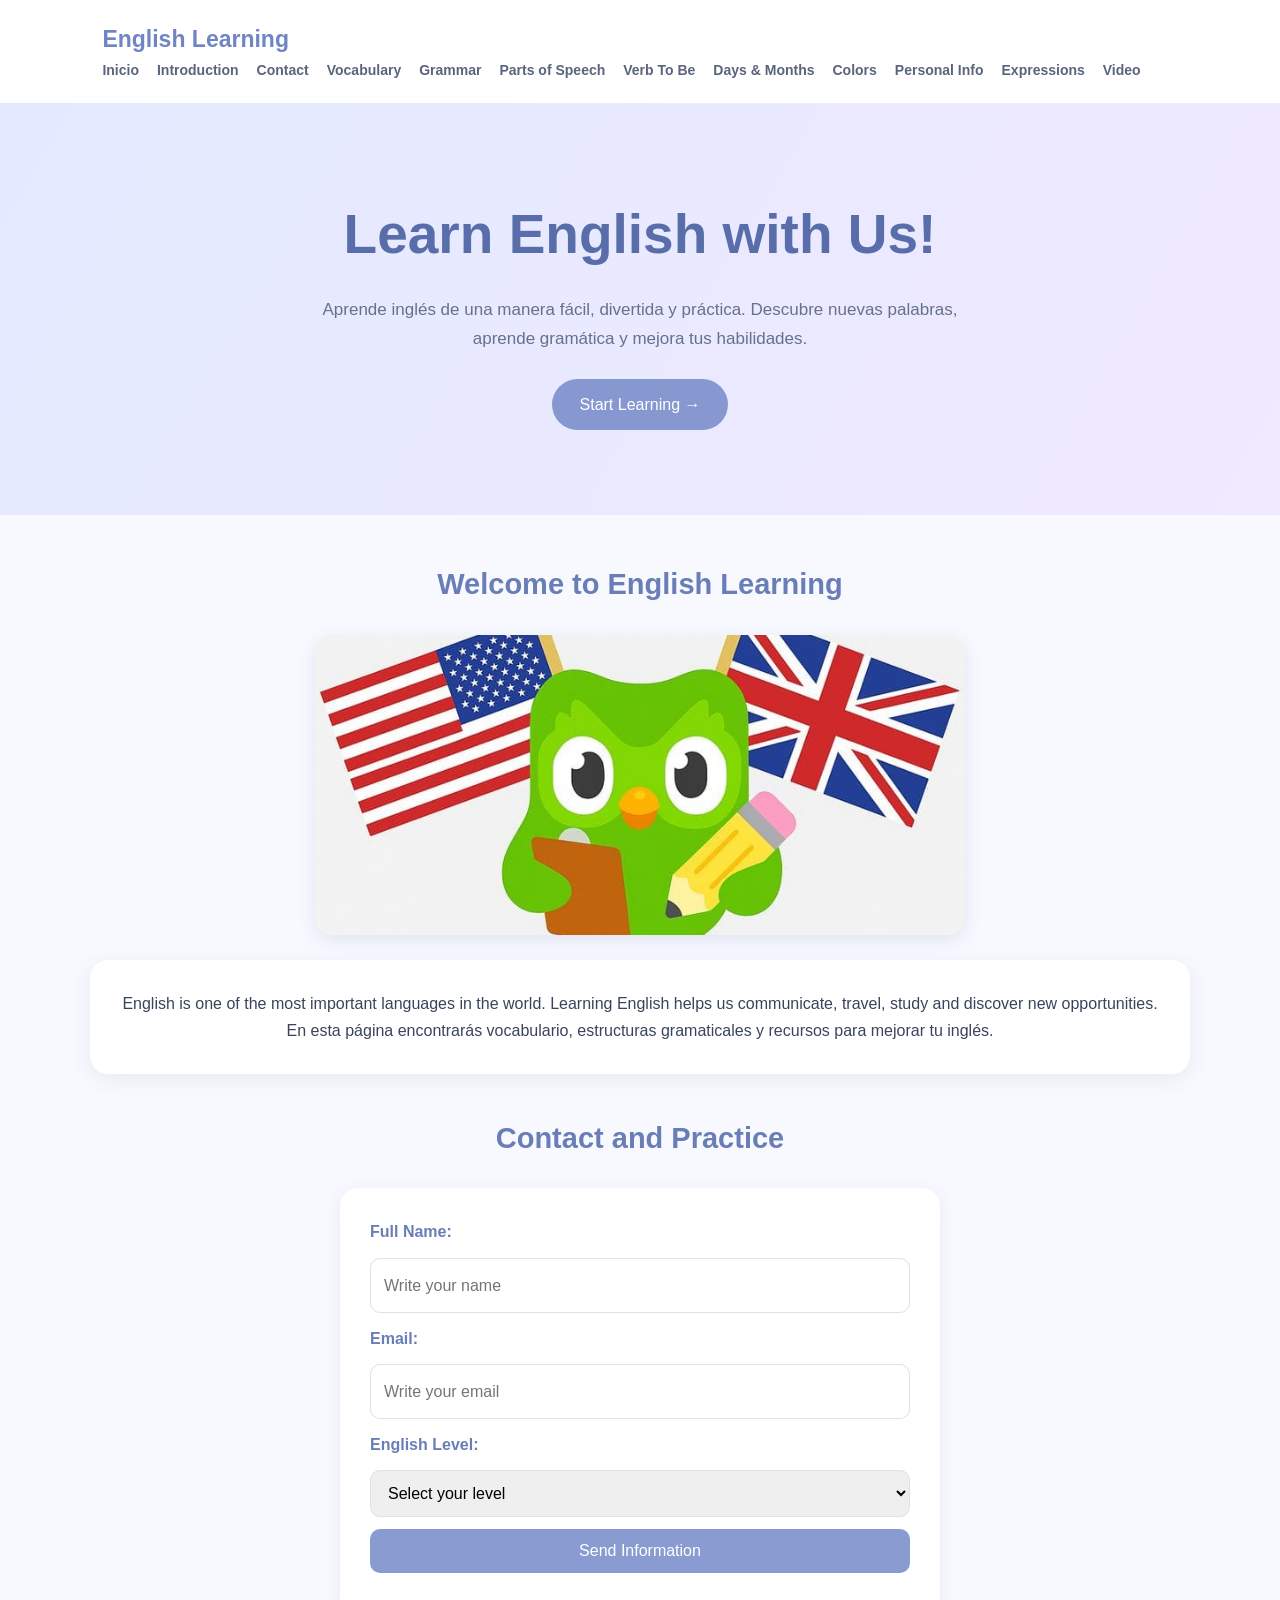
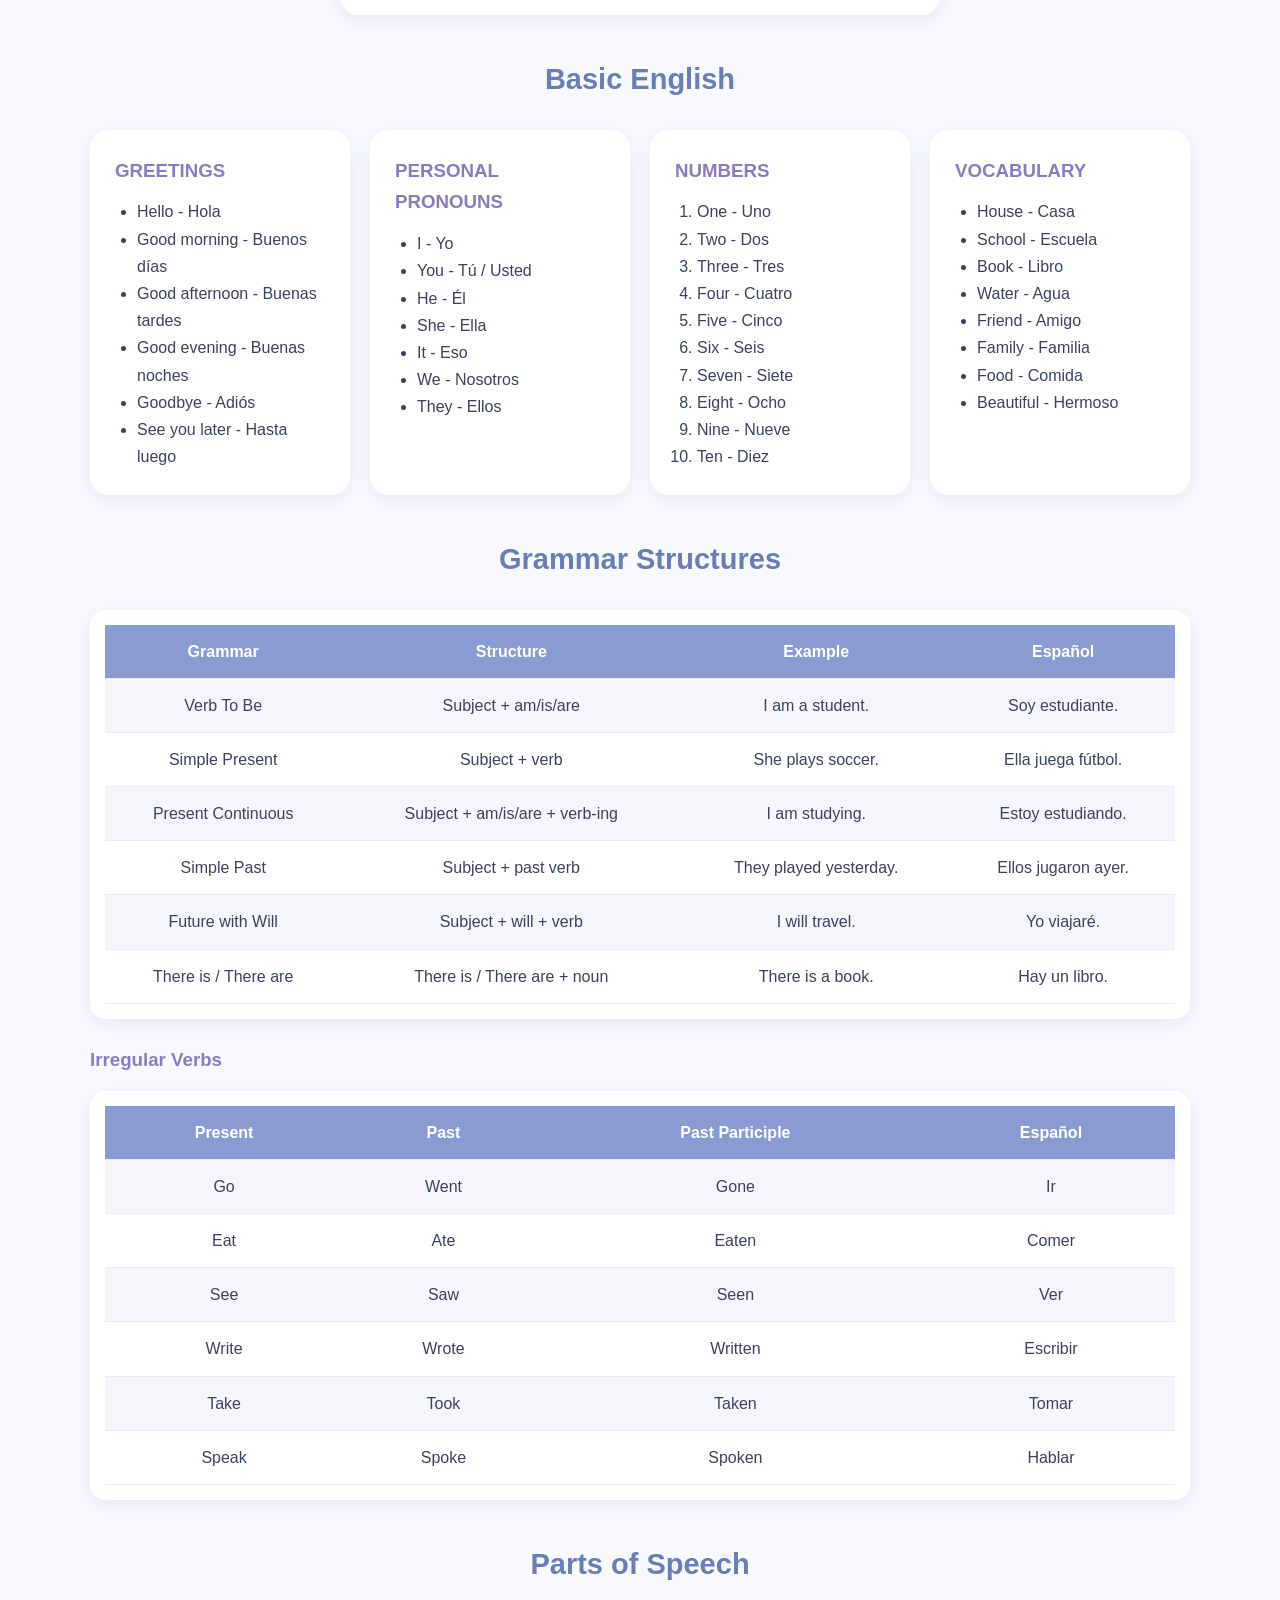
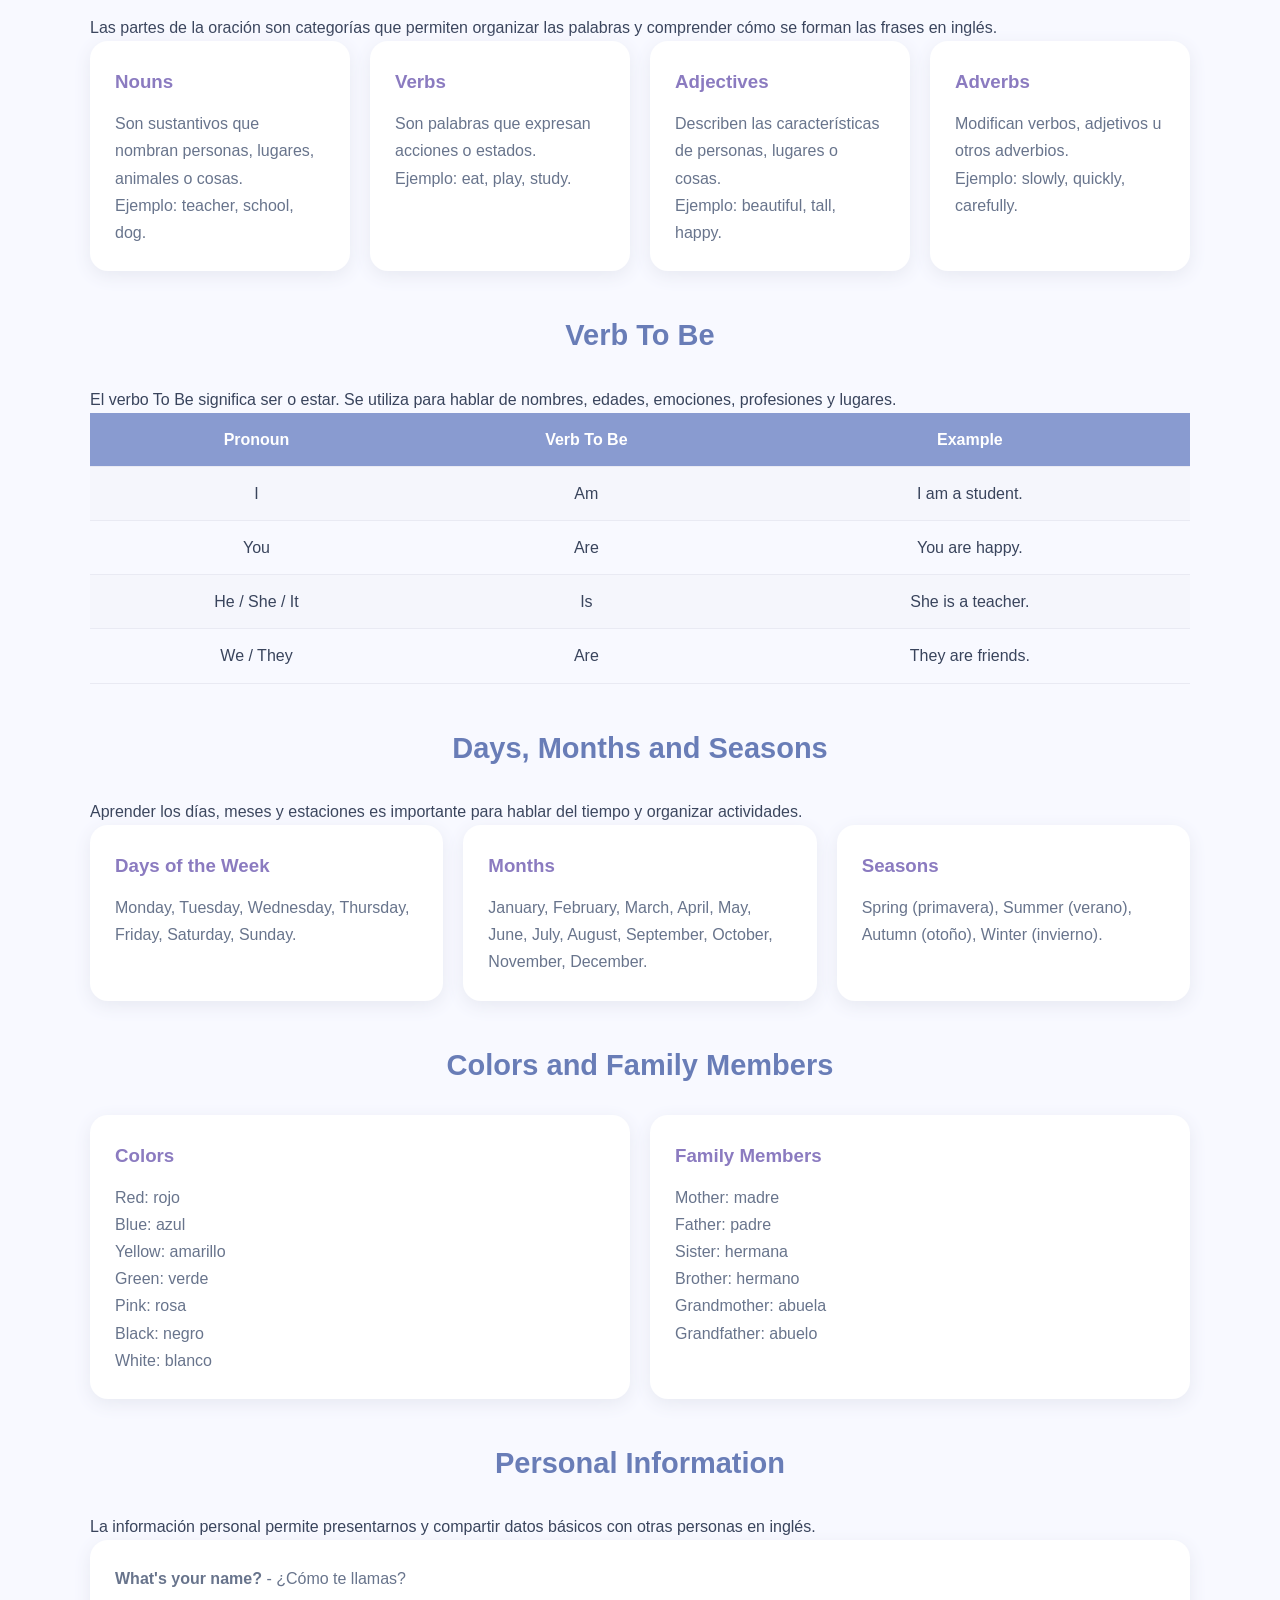
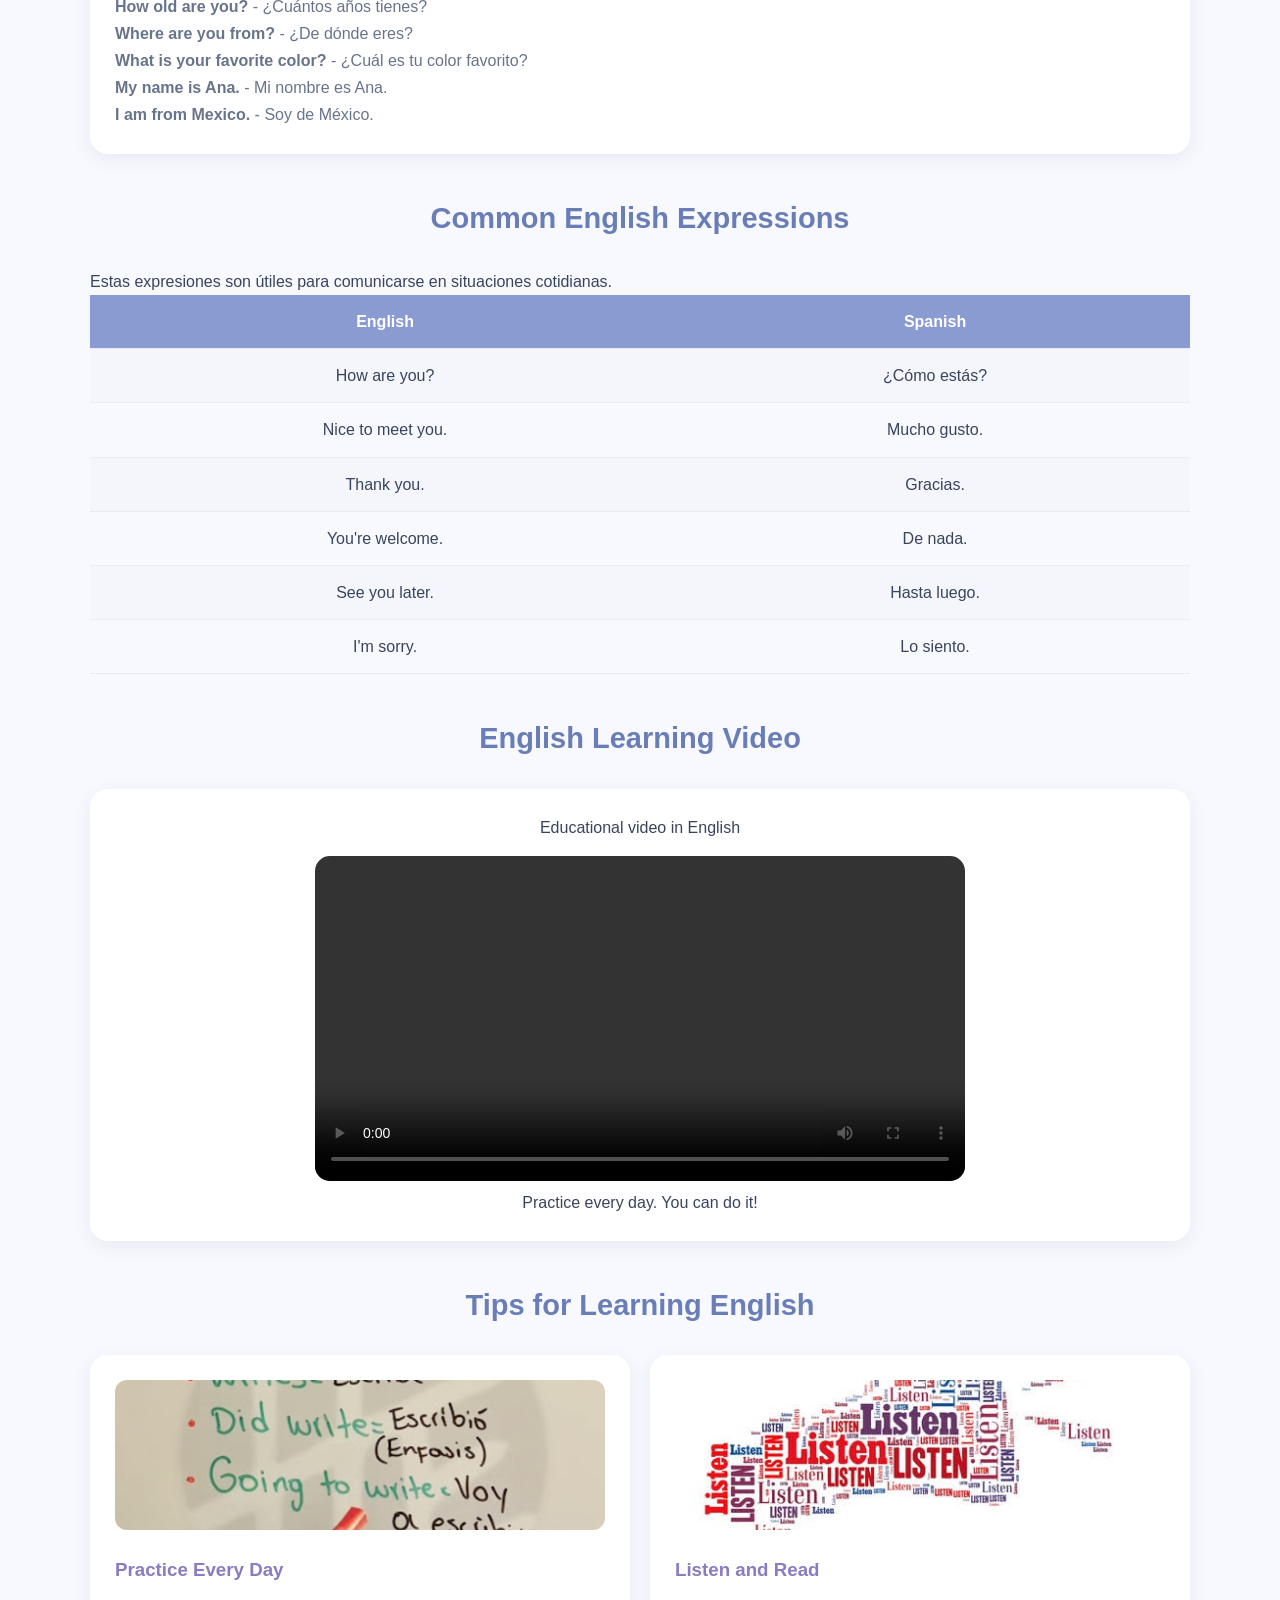
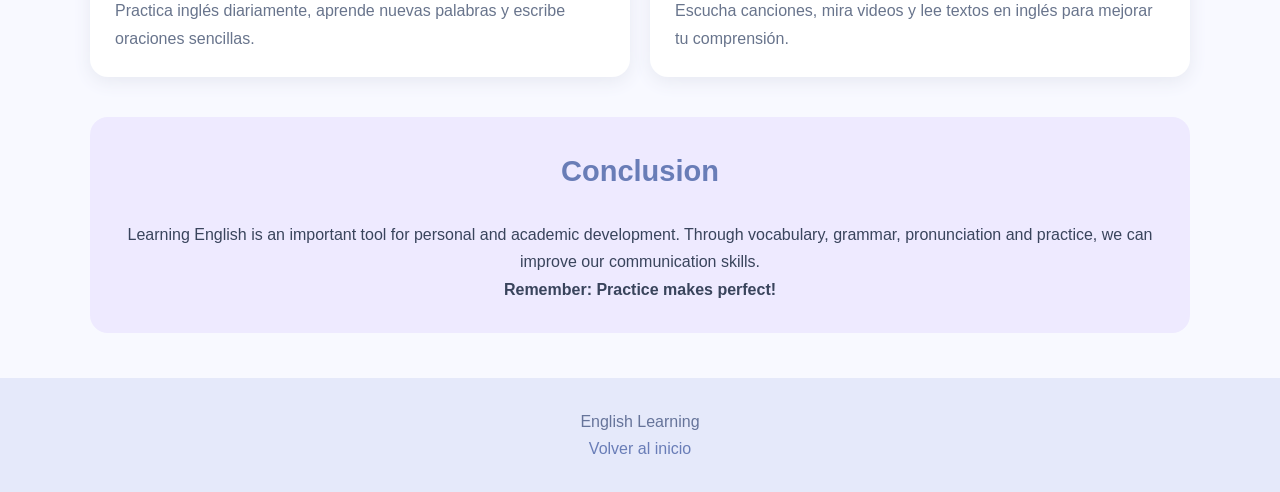
<file: index.html>
<!DOCTYPE html>
<html lang="es">
<head>
<meta charset="UTF-8">
<meta name="viewport" content="width=device-width, initial-scale=1.0">
<title>English Learning</title>

<style>
* {
    margin: 0;
    padding: 0;
    box-sizing: border-box;
}

html {
    scroll-behavior: smooth;
}

body {
    font-family: 'Segoe UI', Arial, sans-serif;
    background: #f8f9ff;
    color: #39445c;
    line-height: 1.7;
}

header {
    background: white;
    padding: 20px 8%;
    display: flex;
    justify-content: space-between;
    align-items: center;
    flex-wrap: wrap;
    box-shadow: 0 3px 15px #dfe4f0;
}

.logo {
    color: #7185c5;
    font-size: 23px;
    font-weight: bold;
}

nav {
    display: flex;
    gap: 18px;
    flex-wrap: wrap;
}

nav a {
    text-decoration: none;
    color: #59647d;
    font-size: 14px;
    font-weight: 600;
}

nav a:hover {
    color: #8c79c8;
}


.portada {
    background: linear-gradient(120deg, #e3eaff, #f0e9ff);
    padding: 85px 10%;
    text-align: center;
}

.portada h1 {
    color: #586da9;
    font-size: clamp(34px, 6vw, 55px);
    margin-bottom: 15px;
}

.portada p {
    max-width: 650px;
    margin: auto;
    color: #65718d;
    font-size: 17px;
}

.boton {
    display: inline-block;
    margin-top: 25px;
    background: #8798d0;
    color: white;
    padding: 12px 28px;
    border-radius: 30px;
    text-decoration: none;
    transition: .3s;
}

.boton:hover {
    background: #6c7fba;
    transform: translateY(-3px);
}


main {
    width: 88%;
    max-width: 1100px;
    margin: 45px auto;
}

section {
    margin-bottom: 40px;
    scroll-margin-top: 30px;
}

.titulo {
    text-align: center;
    color: #697db7;
    font-size: 29px;
    margin-bottom: 25px;
}


.intro {
    background: white;
    padding: 30px;
    border-radius: 18px;
    text-align: center;
    box-shadow: 0 5px 20px #e7e9f2;
}

.imagen-introduccion {
    display: block;
    width: 100%;
    max-width: 650px;
    height: 300px;
    object-fit: cover;
    border-radius: 18px;
    margin: 25px auto;
    box-shadow: 0 5px 18px #dfe3f2;
}

#benefits ul {
    list-style: none;
    padding: 0;
}
.tarjetas {
    display: grid;
    grid-template-columns: repeat(auto-fit, minmax(220px, 1fr));
    gap: 20px;
}

.tarjeta {
    background: white;
    padding: 25px;
    border-radius: 18px;
    box-shadow: 0 5px 18px #e7e9f2;
    transition: .3s;
}

.tarjeta:hover {
    transform: translateY(-5px);
}

.tarjeta h3 {
    color: #8b7bc0;
    margin-bottom: 12px;
}

.tarjeta p {
    color: #68748c;
}

.tarjeta img {
    width: 100%;
    height: 150px;
    object-fit: cover;
    border-radius: 12px;
    margin-bottom: 15px;
}

ul, ol {
    padding-left: 22px;
}


.tabla {
    overflow-x: auto;
    background: white;
    border-radius: 15px;
    padding: 15px;
    box-shadow: 0 5px 18px #e7e9f2;
}

table {
    width: 100%;
    min-width: 500px;
    border-collapse: collapse;
}

th {
    background: #899bd0;
    color: white;
}

th, td {
    padding: 13px;
    text-align: center;
    border-bottom: 1px solid #e9eaf3;
}

tr:nth-child(even) {
    background: #f5f6fc;
}


.video-box {
    background: white;
    padding: 25px;
    border-radius: 18px;
    text-align: center;
    box-shadow: 0 5px 18px #e7e9f2;
}

video {
    width: 100%;
    max-width: 650px;
    border-radius: 15px;
    margin-top: 15px;
}


form {
    background: white;
    padding: 30px;
    max-width: 600px;
    margin: auto;
    border-radius: 18px;
    box-shadow: 0 5px 18px #e7e9f2;
    display: flex;
    flex-direction: column;
    gap: 12px;
}

label {
    color: #697db7;
    font-weight: bold;
}

input, select, textarea {
    padding: 13px;
    border: 1px solid #dce0ef;
    border-radius: 10px;
    font: inherit;
}

button {
    background: #899bd0;
    color: white;
    padding: 13px;
    border: none;
    border-radius: 10px;
    cursor: pointer;
    font-size: 16px;
}

button:hover {
    background: #6d7fba;
}

#respuesta {
    color: #54876d;
    font-weight: bold;
    text-align: center;
}


.conclusion {
    background: #eeeaff;
    padding: 30px;
    border-radius: 18px;
    text-align: center;
}


footer {
    background: #e5e9fa;
    text-align: center;
    padding: 30px;
    color: #66749a;
}

footer a {
    color: #697db7;
    text-decoration: none;
}


@media(max-width: 700px) {
    header {
        justify-content: center;
        gap: 15px;
    }

    nav {
        justify-content: center;
        gap: 12px;
    }

    .portada {
        padding: 60px 7%;
    }

    main {
        width: 92%;
    }

    .imagen-introduccion {
        height: 210px;
    }
}
</style>
</head>

<body>
    
<header>
    <div class="logo">English Learning </div>

    <nav>
       
        <a href="#inicio">Inicio</a>
        <a href="#introduccion">Introduction</a>
         <a href="#contacto">Contact</a>
        <a href="#basic">Vocabulary</a>
        <a href="#grammar">Grammar</a>
        <a href="#parts">Parts of Speech</a>
        <a href="#verbto">Verb To Be</a>
        <a href="#days">Days & Months</a>
        <a href="#colors">Colors</a>
        <a href="#personal">Personal Info</a>
        <a href="#expressions">Expressions</a>
         <a href="#video">Video</a>
        
    </nav>
</header>
    


<section class="portada" id="inicio">
    <h1>Learn English with Us!</h1>

    <p>
        Aprende inglés de una manera fácil, divertida
        y práctica. Descubre nuevas palabras, aprende
        gramática y mejora tus habilidades.
    </p>

    <a href="#introduccion" class="boton">
        Start Learning →
    </a>
</section>

<main>


<section id="introduccion">
    <h2 class="titulo">Welcome to English Learning</h2>

    <img
        src="gramatical.jpeg"
        alt="Students learning English together"
        class="imagen-introduccion"
    >

    <div class="intro">
        <p>
            English is one of the most important languages
            in the world. Learning English helps us communicate,
            travel, study and discover new opportunities.
        </p>

        <p>
            En esta página encontrarás vocabulario,
            estructuras gramaticales y recursos para
            mejorar tu inglés.
        </p>

    </div>
</section>
    <section id="contacto">
    <h2 class="titulo">Contact and Practice</h2>

    <form id="formulario">

        <label for="nombre">Full Name:</label>
        <input type="text" id="nombre"
               placeholder="Write your name" required>

        <label for="correo">Email:</label>
        <input type="email" id="correo"
               placeholder="Write your email" required>

        <label for="nivel">English Level:</label>
        <select id="nivel" required>
            <option value="">Select your level</option>
            <option>Beginner</option>
            <option>Intermediate</option>
            <option>Advanced</option>
        </select>

        
        <button type="submit">Send Information </button>

        <p id="respuesta" role="status" aria-live="polite"></p>

    </form>
</section>


<section id="basic">
    <h2 class="titulo">Basic English</h2>

    <div class="tarjetas">

        <div class="tarjeta">
            <h3> GREETINGS</h3>
            <ul>
                <li>Hello - Hola</li>
                <li>Good morning - Buenos días</li>
                <li>Good afternoon - Buenas tardes</li>
                <li>Good evening - Buenas noches</li>
                <li>Goodbye - Adiós</li>
                <li>See you later - Hasta luego</li>
            </ul>
        </div>

        <div class="tarjeta">
            <h3> PERSONAL PRONOUNS</h3>
            <ul>
                <li>I - Yo</li>
                <li>You - Tú / Usted</li>
                <li>He - Él</li>
                <li>She - Ella</li>
                <li>It - Eso</li>
                <li>We - Nosotros</li>
                <li>They - Ellos</li>
            </ul>
        </div>

        <div class="tarjeta">
            <h3> NUMBERS</h3>
            <ol>
                <li>One - Uno</li>
                <li>Two - Dos</li>
                <li>Three - Tres</li>
                <li>Four - Cuatro</li>
                <li>Five - Cinco</li>
                <li>Six - Seis</li>
                <li>Seven - Siete</li>
                <li>Eight - Ocho</li>
                <li>Nine - Nueve</li>
                <li>Ten - Diez</li>
            </ol>
        </div>

        <div class="tarjeta">
            <h3> VOCABULARY</h3>
            <ul>
                <li>House - Casa</li>
                <li>School - Escuela</li>
                <li>Book - Libro</li>
                <li>Water - Agua</li>
                <li>Friend - Amigo</li>
                <li>Family - Familia</li>
                <li>Food - Comida</li>
                <li>Beautiful - Hermoso</li>
            </ul>
        </div>

    </div>
</section>


<section id="grammar">
    <h2 class="titulo">Grammar Structures</h2>

    <div class="tabla">
        <table>
            <tr>
                <th>Grammar</th>
                <th>Structure</th>
                <th>Example</th>
                <th>Español</th>
            </tr>

            <tr>
                <td>Verb To Be</td>
                <td>Subject + am/is/are</td>
                <td>I am a student.</td>
                <td>Soy estudiante.</td>
            </tr>

            <tr>
                <td>Simple Present</td>
                <td>Subject + verb</td>
                <td>She plays soccer.</td>
                <td>Ella juega fútbol.</td>
            </tr>

            <tr>
                <td>Present Continuous</td>
                <td>Subject + am/is/are + verb-ing</td>
                <td>I am studying.</td>
                <td>Estoy estudiando.</td>
            </tr>

            <tr>
                <td>Simple Past</td>
                <td>Subject + past verb</td>
                <td>They played yesterday.</td>
                <td>Ellos jugaron ayer.</td>
            </tr>

            <tr>
                <td>Future with Will</td>
                <td>Subject + will + verb</td>
                <td>I will travel.</td>
                <td>Yo viajaré.</td>
            </tr>

            <tr>
                <td>There is / There are</td>
                <td>There is / There are + noun</td>
                <td>There is a book.</td>
                <td>Hay un libro.</td>
            </tr>
        </table>
    </div>

    <h3 style="color:#897cc0; margin:25px 0 15px;">
        Irregular Verbs
    </h3>

    <div class="tabla">
        <table>
            <tr>
                <th>Present</th>
                <th>Past</th>
                <th>Past Participle</th>
                <th>Español</th>
            </tr>

            <tr><td>Go</td><td>Went</td><td>Gone</td><td>Ir</td></tr>
            <tr><td>Eat</td><td>Ate</td><td>Eaten</td><td>Comer</td></tr>
            <tr><td>See</td><td>Saw</td><td>Seen</td><td>Ver</td></tr>
            <tr><td>Write</td><td>Wrote</td><td>Written</td><td>Escribir</td></tr>
            <tr><td>Take</td><td>Took</td><td>Taken</td><td>Tomar</td></tr>
            <tr><td>Speak</td><td>Spoke</td><td>Spoken</td><td>Hablar</td></tr>
        </table>
    </div>
</section>
    <!-- PARTS OF SPEECH -->
<section id="parts">
    <h2 class="titulo">Parts of Speech</h2>
    <p>
        Las partes de la oración son categorías que permiten organizar
        las palabras y comprender cómo se forman las frases en inglés.
    </p>

    <div class="tarjetas">
        <div class="tarjeta">
            <h3>Nouns</h3>
            <p>Son sustantivos que nombran personas, lugares, animales o cosas.</p>
            <p>Ejemplo: teacher, school, dog.</p>
        </div>

        <div class="tarjeta">
            <h3>Verbs</h3>
            <p>Son palabras que expresan acciones o estados.</p>
            <p>Ejemplo: eat, play, study.</p>
        </div>

        <div class="tarjeta">
            <h3>Adjectives</h3>
            <p>Describen las características de personas, lugares o cosas.</p>
            <p>Ejemplo: beautiful, tall, happy.</p>
        </div>

        <div class="tarjeta">
            <h3>Adverbs</h3>
            <p>Modifican verbos, adjetivos u otros adverbios.</p>
            <p>Ejemplo: slowly, quickly, carefully.</p>
        </div>
    </div>
</section>

<!-- VERB TO BE -->
<section id="verb-to-be">
    <h2 class="titulo">Verb To Be</h2>
    <p>
        El verbo To Be significa ser o estar. Se utiliza para hablar
        de nombres, edades, emociones, profesiones y lugares.
    </p>

    <table>
        <tr>
            <th>Pronoun</th>
            <th>Verb To Be</th>
            <th>Example</th>
        </tr>
        <tr>
            <td>I</td>
            <td>Am</td>
            <td>I am a student.</td>
        </tr>
        <tr>
            <td>You</td>
            <td>Are</td>
            <td>You are happy.</td>
        </tr>
        <tr>
            <td>He / She / It</td>
            <td>Is</td>
            <td>She is a teacher.</td>
        </tr>
        <tr>
            <td>We / They</td>
            <td>Are</td>
            <td>They are friends.</td>
        </tr>
    </table>
</section>

<!-- DAYS, MONTHS AND SEASONS -->
<section id="days">
    <h2 class="titulo">Days, Months and Seasons</h2>
    <p>Aprender los días, meses y estaciones es importante para hablar del tiempo y organizar actividades.</p>

    <div class="tarjetas">
        <div class="tarjeta">
            <h3>Days of the Week</h3>
            <p>Monday, Tuesday, Wednesday, Thursday, Friday, Saturday, Sunday.</p>
        </div>

        <div class="tarjeta">
            <h3>Months</h3>
            <p>January, February, March, April, May, June, July, August, September, October, November, December.</p>
        </div>

        <div class="tarjeta">
            <h3>Seasons</h3>
            <p>Spring (primavera), Summer (verano), Autumn (otoño), Winter (invierno).</p>
        </div>
    </div>
</section>

<!-- COLORS AND FAMILY -->
<section id="colors">
    <h2 class="titulo">Colors and Family Members</h2>

    <div class="tarjetas">
        <div class="tarjeta">
            <h3>Colors</h3>
            <p>Red: rojo</p>
            <p>Blue: azul</p>
            <p>Yellow: amarillo</p>
            <p>Green: verde</p>
            <p>Pink: rosa</p>
            <p>Black: negro</p>
            <p>White: blanco</p>
        </div>

        <div class="tarjeta">
            <h3>Family Members</h3>
            <p>Mother: madre</p>
            <p>Father: padre</p>
            <p>Sister: hermana</p>
            <p>Brother: hermano</p>
            <p>Grandmother: abuela</p>
            <p>Grandfather: abuelo</p>
        </div>
    </div>
</section>

<!-- PERSONAL INFORMATION -->
<section id="personal">
    <h2 class="titulo">Personal Information</h2>
    <p>
        La información personal permite presentarnos y compartir datos
        básicos con otras personas en inglés.
    </p>

    <div class="tarjeta">
        <p><strong>What's your name?</strong> - ¿Cómo te llamas?</p>
        <p><strong>How old are you?</strong> - ¿Cuántos años tienes?</p>
        <p><strong>Where are you from?</strong> - ¿De dónde eres?</p>
        <p><strong>What is your favorite color?</strong> - ¿Cuál es tu color favorito?</p>
        <p><strong>My name is Ana.</strong> - Mi nombre es Ana.</p>
        <p><strong>I am from Mexico.</strong> - Soy de México.</p>
    </div>
</section>


<!-- COMMON EXPRESSIONS -->
<section id="expressions">
    <h2 class="titulo">Common English Expressions</h2>
    <p>Estas expresiones son útiles para comunicarse en situaciones cotidianas.</p>

    <table>
        <tr>
            <th>English</th>
            <th>Spanish</th>
        </tr>
        <tr>
            <td>How are you?</td>
            <td>¿Cómo estás?</td>
        </tr>
        <tr>
            <td>Nice to meet you.</td>
            <td>Mucho gusto.</td>
        </tr>
        <tr>
            <td>Thank you.</td>
            <td>Gracias.</td>
        </tr>
        <tr>
            <td>You're welcome.</td>
            <td>De nada.</td>
        </tr>
        <tr>
            <td>See you later.</td>
            <td>Hasta luego.</td>
        </tr>
        <tr>
            <td>I'm sorry.</td>
            <td>Lo siento.</td>
        </tr>
    </table>
</section>


<section id="video">
    <h2 class="titulo">English Learning Video</h2>

    <div class="video-box">
        <p>
            Educational video in English
        </p>

        <video controls>
            <source src="video1.mp4" type="video/mp4">
            Tu navegador no puede reproducir este video.
        </video>

        <p>Practice every day. You can do it!</p>
    </div>
</section>
    <!-- TIPS FOR LEARNING ENGLISH -->
<section id="tips">
    <h2 class="titulo">Tips for Learning English</h2>

    <div class="tarjetas">
        <div class="tarjeta">
            <img src="imagen.jpeg"
                 alt="Cuaderno para estudiar inglés"
                 width="100%">
            <h3>Practice Every Day</h3>
            <p>Practica inglés diariamente, aprende nuevas palabras y escribe oraciones sencillas.</p>
        </div>

        <div class="tarjeta">
            <img src="images.jpeg"
                 alt="Estudiante aprendiendo"
                 width="100%">
            <h3>Listen and Read</h3>
            <p>Escucha canciones, mira videos y lee textos en inglés para mejorar tu comprensión.</p>
        </div>
    </div>
</section>



<section id="conclusion">
    <div class="conclusion">
        <h2 class="titulo">Conclusion</h2>

        <p>
            Learning English is an important tool for personal
            and academic development. Through vocabulary,
            grammar, pronunciation and practice, we can improve
            our communication skills.
        </p>

        <p><strong>Remember: Practice makes perfect!</strong></p>
    </div>
</section>

</main>

<!-- PIE DE PAGINA -->
<footer>
    <p>English Learning</p>
    <a href="#top">Volver al inicio</a>
    
</footer>


<script>
document.getElementById("formulario").addEventListener("submit", function(e) {
    e.preventDefault();

    document.getElementById("respuesta").textContent =
        "Thank you! Your information was received successfully.";
    

    this.reset();
});
</script>

</body>
</html>
</file>
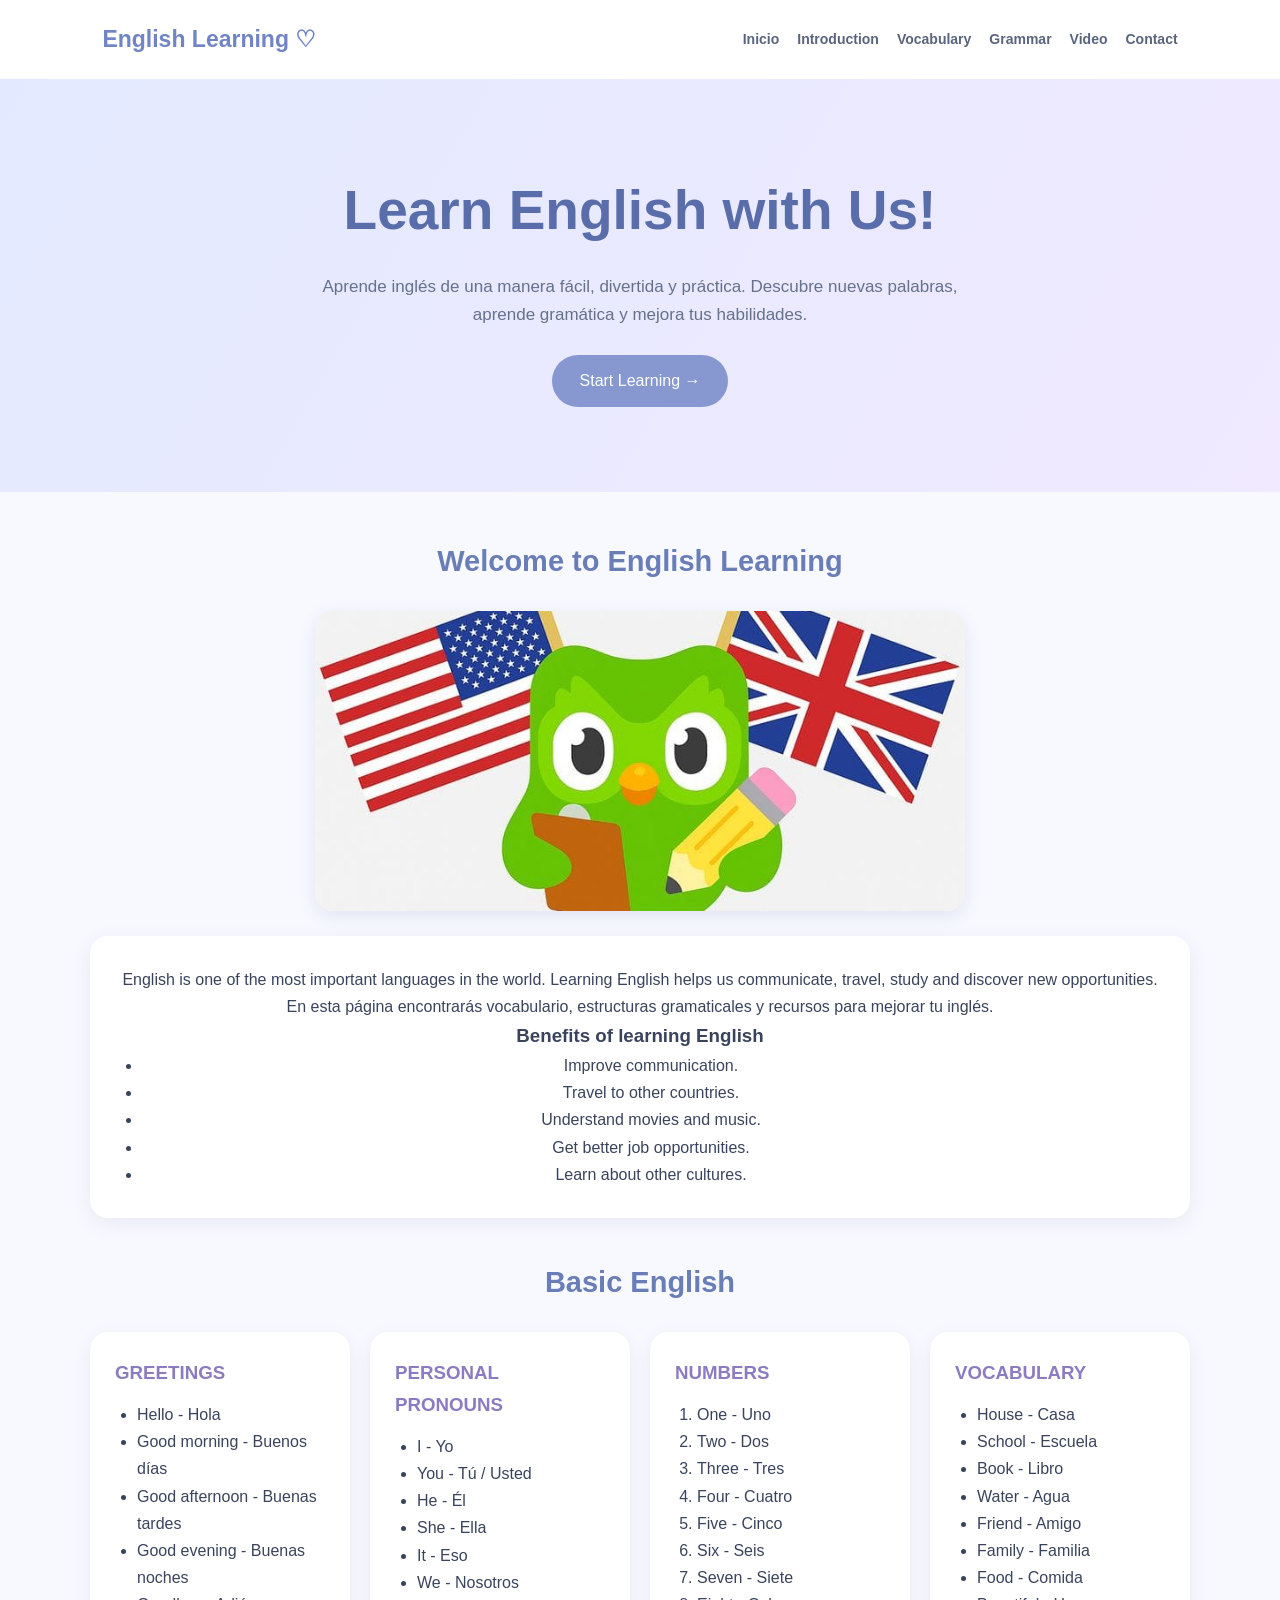
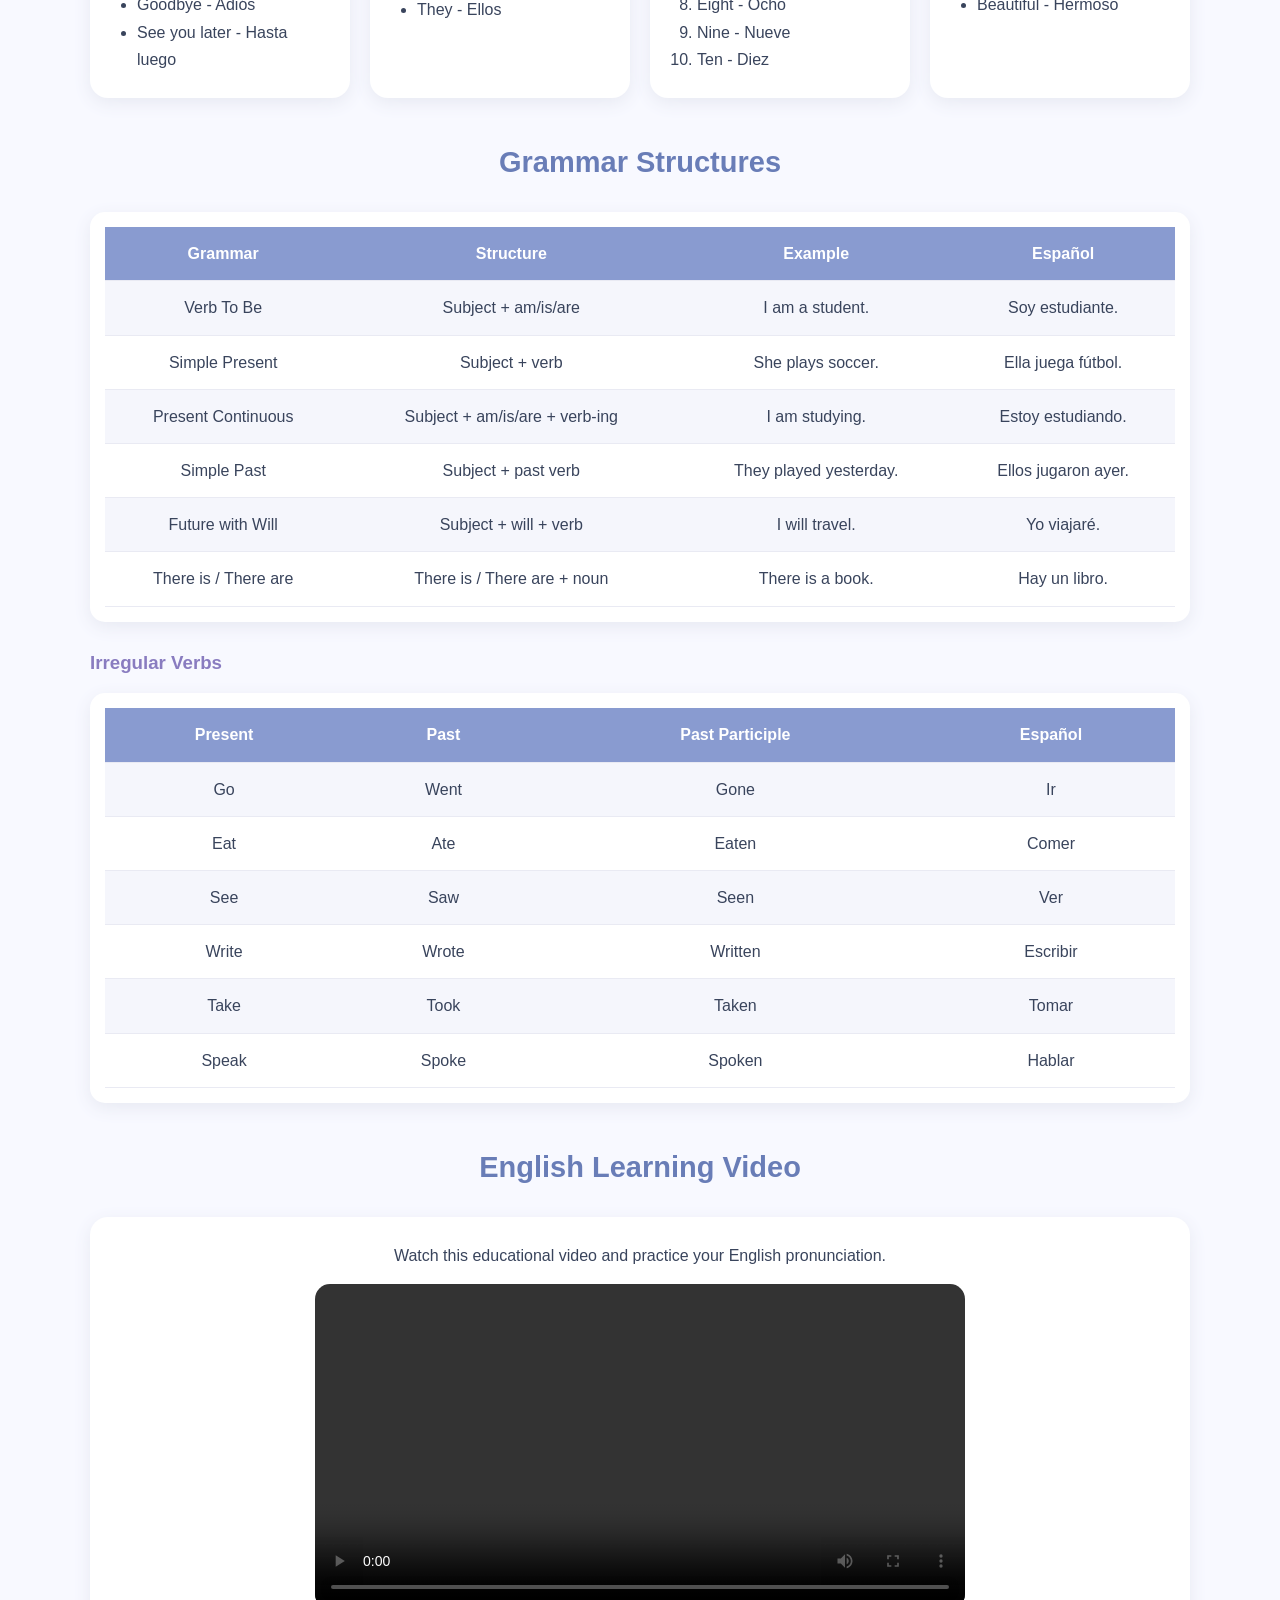
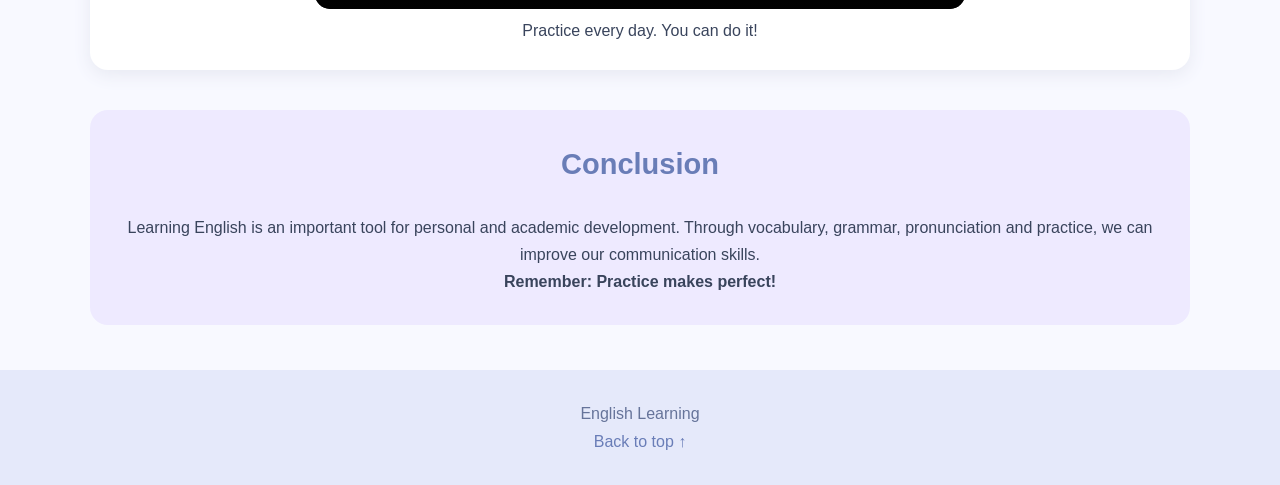
<file: app.html>
<!DOCTYPE html>
<html lang="es">
<head>
<meta charset="UTF-8">
<meta name="viewport" content="width=device-width, initial-scale=1.0">
<title>English Learning</title>

<style>
* {
    margin: 0;
    padding: 0;
    box-sizing: border-box;
}

html {
    scroll-behavior: smooth;
}

body {
    font-family: 'Segoe UI', Arial, sans-serif;
    background: #f8f9ff;
    color: #39445c;
    line-height: 1.7;
}

header {
    background: white;
    padding: 20px 8%;
    display: flex;
    justify-content: space-between;
    align-items: center;
    flex-wrap: wrap;
    box-shadow: 0 3px 15px #dfe4f0;
}

.logo {
    color: #7185c5;
    font-size: 23px;
    font-weight: bold;
}

nav {
    display: flex;
    gap: 18px;
    flex-wrap: wrap;
}

nav a {
    text-decoration: none;
    color: #59647d;
    font-size: 14px;
    font-weight: 600;
}

nav a:hover {
    color: #8c79c8;
}


.portada {
    background: linear-gradient(120deg, #e3eaff, #f0e9ff);
    padding: 85px 10%;
    text-align: center;
}

.portada h1 {
    color: #586da9;
    font-size: clamp(34px, 6vw, 55px);
    margin-bottom: 15px;
}

.portada p {
    max-width: 650px;
    margin: auto;
    color: #65718d;
    font-size: 17px;
}

.boton {
    display: inline-block;
    margin-top: 25px;
    background: #8798d0;
    color: white;
    padding: 12px 28px;
    border-radius: 30px;
    text-decoration: none;
    transition: .3s;
}

.boton:hover {
    background: #6c7fba;
    transform: translateY(-3px);
}


main {
    width: 88%;
    max-width: 1100px;
    margin: 45px auto;
}

section {
    margin-bottom: 40px;
    scroll-margin-top: 30px;
}

.titulo {
    text-align: center;
    color: #697db7;
    font-size: 29px;
    margin-bottom: 25px;
}


.intro {
    background: white;
    padding: 30px;
    border-radius: 18px;
    text-align: center;
    box-shadow: 0 5px 20px #e7e9f2;
}

.imagen-introduccion {
    display: block;
    width: 100%;
    max-width: 650px;
    height: 300px;
    object-fit: cover;
    border-radius: 18px;
    margin: 25px auto;
    box-shadow: 0 5px 18px #dfe3f2;
}


.tarjetas {
    display: grid;
    grid-template-columns: repeat(auto-fit, minmax(220px, 1fr));
    gap: 20px;
}

.tarjeta {
    background: white;
    padding: 25px;
    border-radius: 18px;
    box-shadow: 0 5px 18px #e7e9f2;
    transition: .3s;
}

.tarjeta:hover {
    transform: translateY(-5px);
}

.tarjeta h3 {
    color: #8b7bc0;
    margin-bottom: 12px;
}

.tarjeta p {
    color: #68748c;
}

.tarjeta img {
    width: 100%;
    height: 150px;
    object-fit: cover;
    border-radius: 12px;
    margin-bottom: 15px;
}

ul, ol {
    padding-left: 22px;
}


.tabla {
    overflow-x: auto;
    background: white;
    border-radius: 15px;
    padding: 15px;
    box-shadow: 0 5px 18px #e7e9f2;
}

table {
    width: 100%;
    min-width: 500px;
    border-collapse: collapse;
}

th {
    background: #899bd0;
    color: white;
}

th, td {
    padding: 13px;
    text-align: center;
    border-bottom: 1px solid #e9eaf3;
}

tr:nth-child(even) {
    background: #f5f6fc;
}


.video-box {
    background: white;
    padding: 25px;
    border-radius: 18px;
    text-align: center;
    box-shadow: 0 5px 18px #e7e9f2;
}

video {
    width: 100%;
    max-width: 650px;
    border-radius: 15px;
    margin-top: 15px;
}


form {
    background: white;
    padding: 30px;
    max-width: 600px;
    margin: auto;
    border-radius: 18px;
    box-shadow: 0 5px 18px #e7e9f2;
    display: flex;
    flex-direction: column;
    gap: 12px;
}

label {
    color: #697db7;
    font-weight: bold;
}

input, select, textarea {
    padding: 13px;
    border: 1px solid #dce0ef;
    border-radius: 10px;
    font: inherit;
}

button {
    background: #899bd0;
    color: white;
    padding: 13px;
    border: none;
    border-radius: 10px;
    cursor: pointer;
    font-size: 16px;
}

button:hover {
    background: #6d7fba;
}

#respuesta {
    color: #54876d;
    font-weight: bold;
    text-align: center;
}


.conclusion {
    background: #eeeaff;
    padding: 30px;
    border-radius: 18px;
    text-align: center;
}


footer {
    background: #e5e9fa;
    text-align: center;
    padding: 30px;
    color: #66749a;
}

footer a {
    color: #697db7;
    text-decoration: none;
}


@media(max-width: 700px) {
    header {
        justify-content: center;
        gap: 15px;
    }

    nav {
        justify-content: center;
        gap: 12px;
    }

    .portada {
        padding: 60px 7%;
    }

    main {
        width: 92%;
    }

    .imagen-introduccion {
        height: 210px;
    }
}
</style>
</head>

<body>
    
<header>
    <div class="logo">English Learning ♡</div>

    <nav>
        <a href="#inicio">Inicio</a>
        <a href="#introduccion">Introduction</a>
        <a href="#basic">Vocabulary</a>
        <a href="#grammar">Grammar</a>
        <a href="#video">Video</a>
        <a href="#contacto">Contact</a>
    </nav>
</header>


<section class="portada" id="inicio">
    <h1>Learn English with Us!</h1>

    <p>
        Aprende inglés de una manera fácil, divertida
        y práctica. Descubre nuevas palabras, aprende
        gramática y mejora tus habilidades.
    </p>

    <a href="#introduccion" class="boton">
        Start Learning →
    </a>
</section>

<main>


<section id="introduccion">
    <h2 class="titulo">Welcome to English Learning</h2>

    <img
        src="gramatical.jpeg"
        alt="Students learning English together"
        class="imagen-introduccion"
    >

    <div class="intro">
        <p>
            English is one of the most important languages
            in the world. Learning English helps us communicate,
            travel, study and discover new opportunities.
        </p>

        <p>
            En esta página encontrarás vocabulario,
            estructuras gramaticales y recursos para
            mejorar tu inglés.
        </p>

        <h3>Benefits of learning English</h3>

        <ul>
            <li>Improve communication.</li>
            <li>Travel to other countries.</li>
            <li>Understand movies and music.</li>
            <li>Get better job opportunities.</li>
            <li>Learn about other cultures.</li>
        </ul>
    </div>
</section>


<section id="basic">
    <h2 class="titulo">Basic English</h2>

    <div class="tarjetas">

        <div class="tarjeta">
            <h3> GREETINGS</h3>
            <ul>
                <li>Hello - Hola</li>
                <li>Good morning - Buenos días</li>
                <li>Good afternoon - Buenas tardes</li>
                <li>Good evening - Buenas noches</li>
                <li>Goodbye - Adiós</li>
                <li>See you later - Hasta luego</li>
            </ul>
        </div>

        <div class="tarjeta">
            <h3> PERSONAL PRONOUNS</h3>
            <ul>
                <li>I - Yo</li>
                <li>You - Tú / Usted</li>
                <li>He - Él</li>
                <li>She - Ella</li>
                <li>It - Eso</li>
                <li>We - Nosotros</li>
                <li>They - Ellos</li>
            </ul>
        </div>

        <div class="tarjeta">
            <h3> NUMBERS</h3>
            <ol>
                <li>One - Uno</li>
                <li>Two - Dos</li>
                <li>Three - Tres</li>
                <li>Four - Cuatro</li>
                <li>Five - Cinco</li>
                <li>Six - Seis</li>
                <li>Seven - Siete</li>
                <li>Eight - Ocho</li>
                <li>Nine - Nueve</li>
                <li>Ten - Diez</li>
            </ol>
        </div>

        <div class="tarjeta">
            <h3> VOCABULARY</h3>
            <ul>
                <li>House - Casa</li>
                <li>School - Escuela</li>
                <li>Book - Libro</li>
                <li>Water - Agua</li>
                <li>Friend - Amigo</li>
                <li>Family - Familia</li>
                <li>Food - Comida</li>
                <li>Beautiful - Hermoso</li>
            </ul>
        </div>

    </div>
</section>


<section id="grammar">
    <h2 class="titulo">Grammar Structures</h2>

    <div class="tabla">
        <table>
            <tr>
                <th>Grammar</th>
                <th>Structure</th>
                <th>Example</th>
                <th>Español</th>
            </tr>

            <tr>
                <td>Verb To Be</td>
                <td>Subject + am/is/are</td>
                <td>I am a student.</td>
                <td>Soy estudiante.</td>
            </tr>

            <tr>
                <td>Simple Present</td>
                <td>Subject + verb</td>
                <td>She plays soccer.</td>
                <td>Ella juega fútbol.</td>
            </tr>

            <tr>
                <td>Present Continuous</td>
                <td>Subject + am/is/are + verb-ing</td>
                <td>I am studying.</td>
                <td>Estoy estudiando.</td>
            </tr>

            <tr>
                <td>Simple Past</td>
                <td>Subject + past verb</td>
                <td>They played yesterday.</td>
                <td>Ellos jugaron ayer.</td>
            </tr>

            <tr>
                <td>Future with Will</td>
                <td>Subject + will + verb</td>
                <td>I will travel.</td>
                <td>Yo viajaré.</td>
            </tr>

            <tr>
                <td>There is / There are</td>
                <td>There is / There are + noun</td>
                <td>There is a book.</td>
                <td>Hay un libro.</td>
            </tr>
        </table>
    </div>

    <h3 style="color:#897cc0; margin:25px 0 15px;">
        Irregular Verbs
    </h3>

    <div class="tabla">
        <table>
            <tr>
                <th>Present</th>
                <th>Past</th>
                <th>Past Participle</th>
                <th>Español</th>
            </tr>

            <tr><td>Go</td><td>Went</td><td>Gone</td><td>Ir</td></tr>
            <tr><td>Eat</td><td>Ate</td><td>Eaten</td><td>Comer</td></tr>
            <tr><td>See</td><td>Saw</td><td>Seen</td><td>Ver</td></tr>
            <tr><td>Write</td><td>Wrote</td><td>Written</td><td>Escribir</td></tr>
            <tr><td>Take</td><td>Took</td><td>Taken</td><td>Tomar</td></tr>
            <tr><td>Speak</td><td>Spoke</td><td>Spoken</td><td>Hablar</td></tr>
        </table>
    </div>
</section>


<section id="video">
    <h2 class="titulo">English Learning Video</h2>

    <div class="video-box">
        <p>
            Watch this educational video and practice
            your English pronunciation.
        </p>

        <video controls>
            <source src="video1.mp4" type="video/mp4">
            Tu navegador no puede reproducir este video.
        </video>

        <p>Practice every day. You can do it!</p>
    </div>
</section>




<section id="conclusion">
    <div class="conclusion">
        <h2 class="titulo">Conclusion</h2>

        <p>
            Learning English is an important tool for personal
            and academic development. Through vocabulary,
            grammar, pronunciation and practice, we can improve
            our communication skills.
        </p>

        <p><strong>Remember: Practice makes perfect!</strong></p>
    </div>
</section>

</main>

<!-- PIE DE PAGINA -->
<footer>
    <p>English Learning</p>
    
    <a href="#inicio">Back to top ↑</a>
</footer>


<script>
document.getElementById("formulario").addEventListener("submit", function(e) {
    e.preventDefault();

    document.getElementById("respuesta").textContent =
        "Thank you! Your information was received successfully.";

    this.reset();
});
</script>

</body>
</html>
</file>
